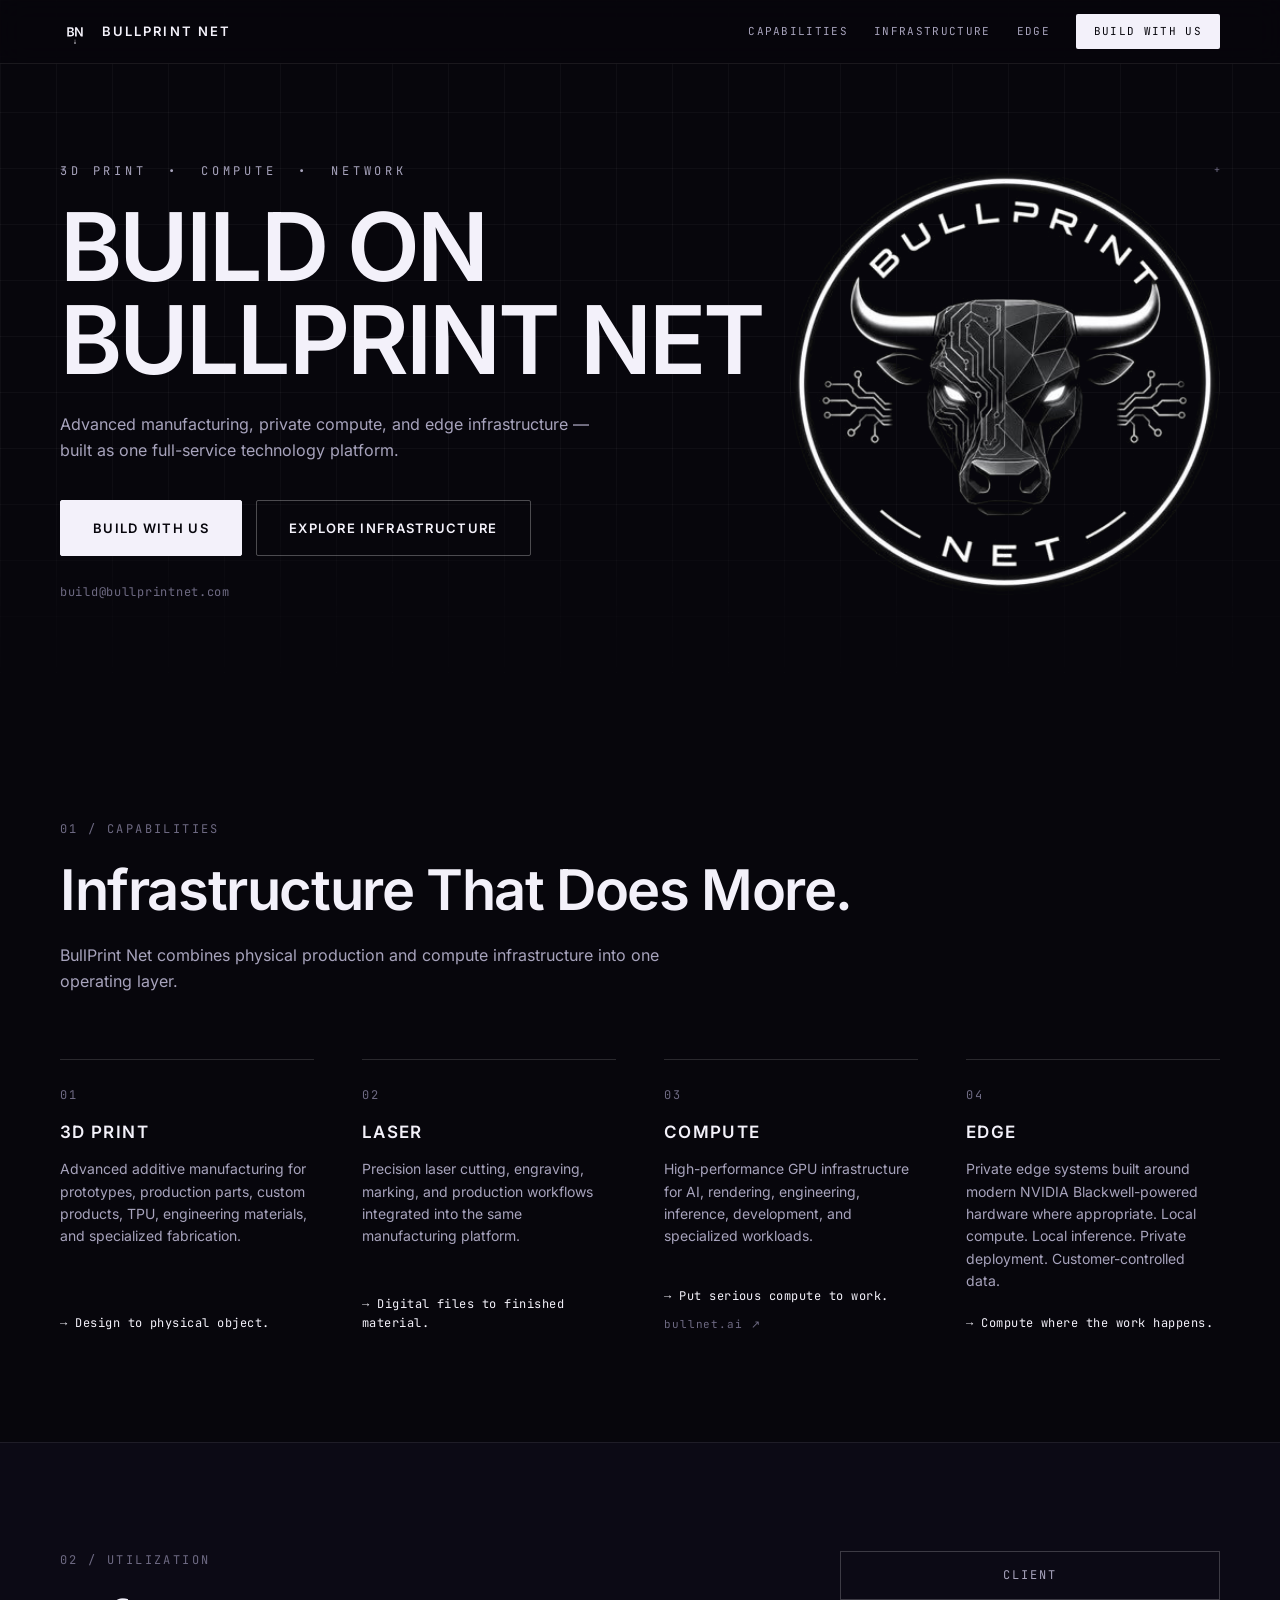
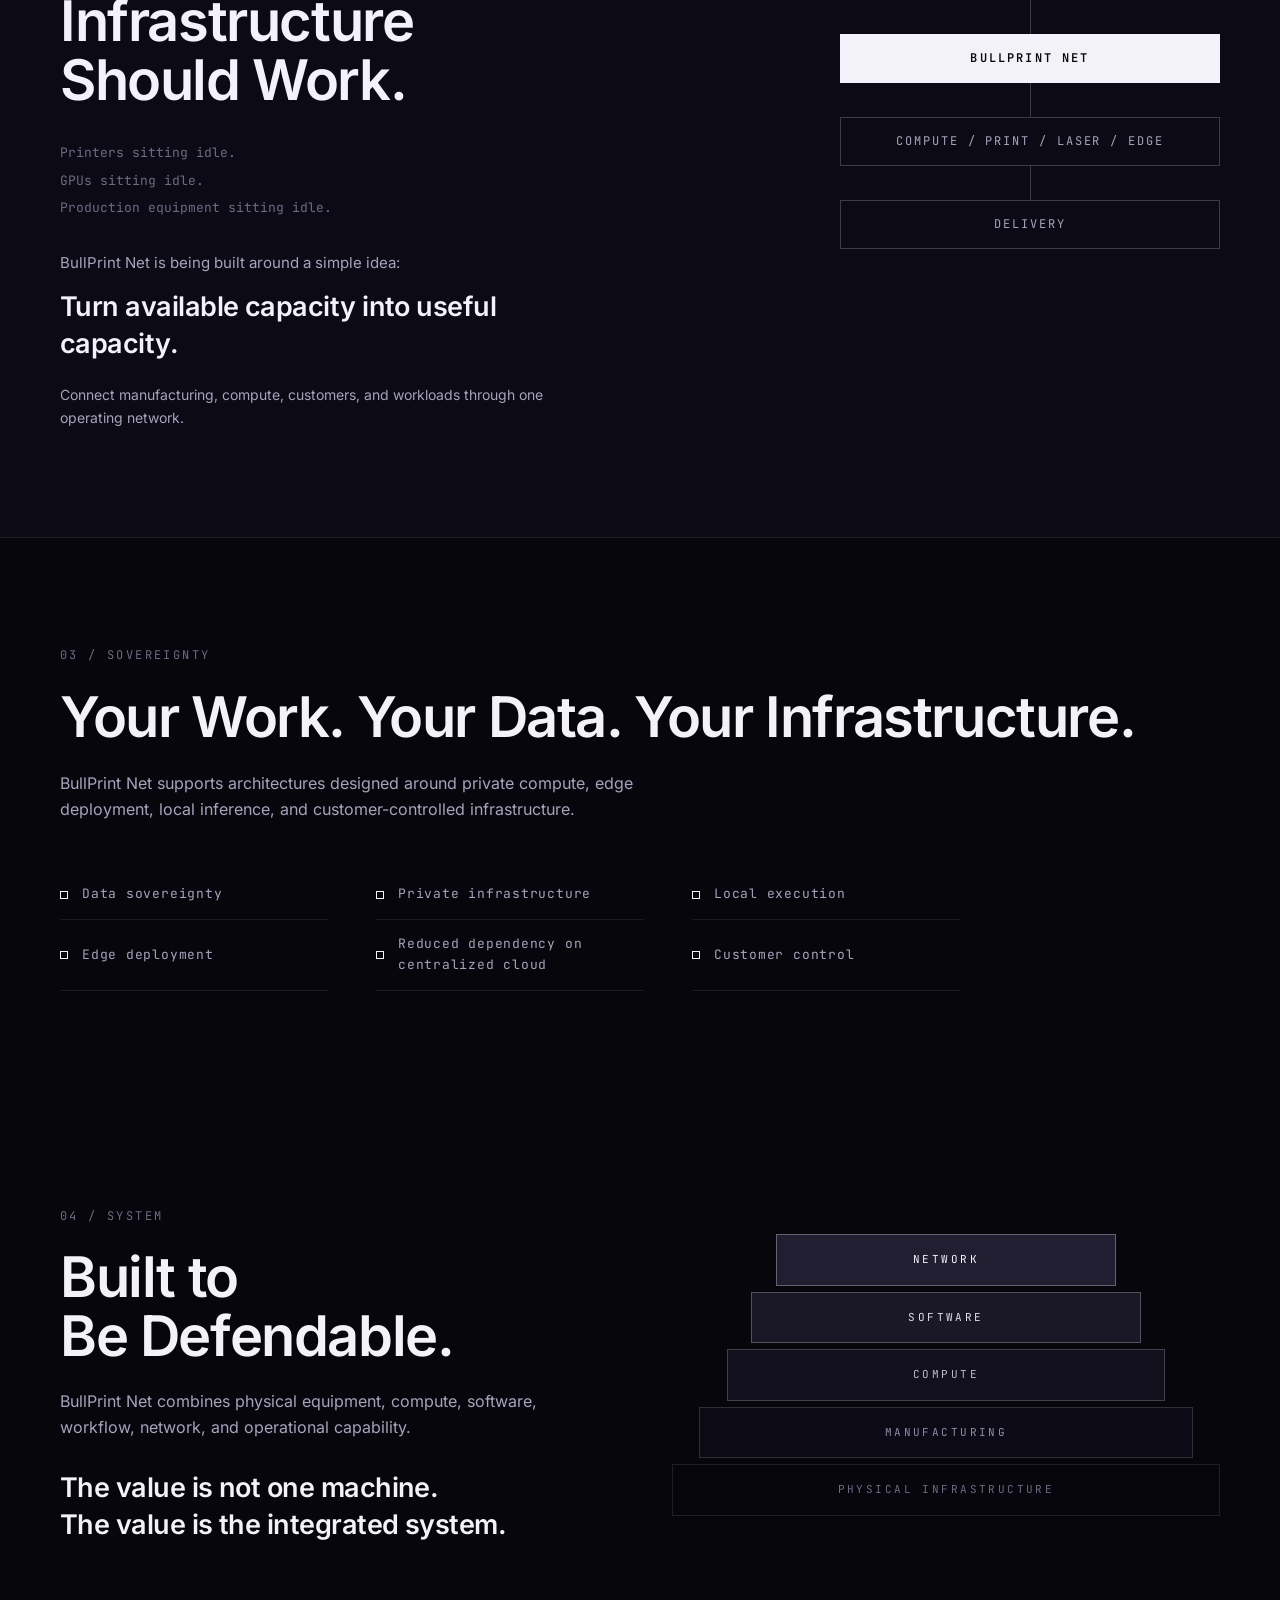
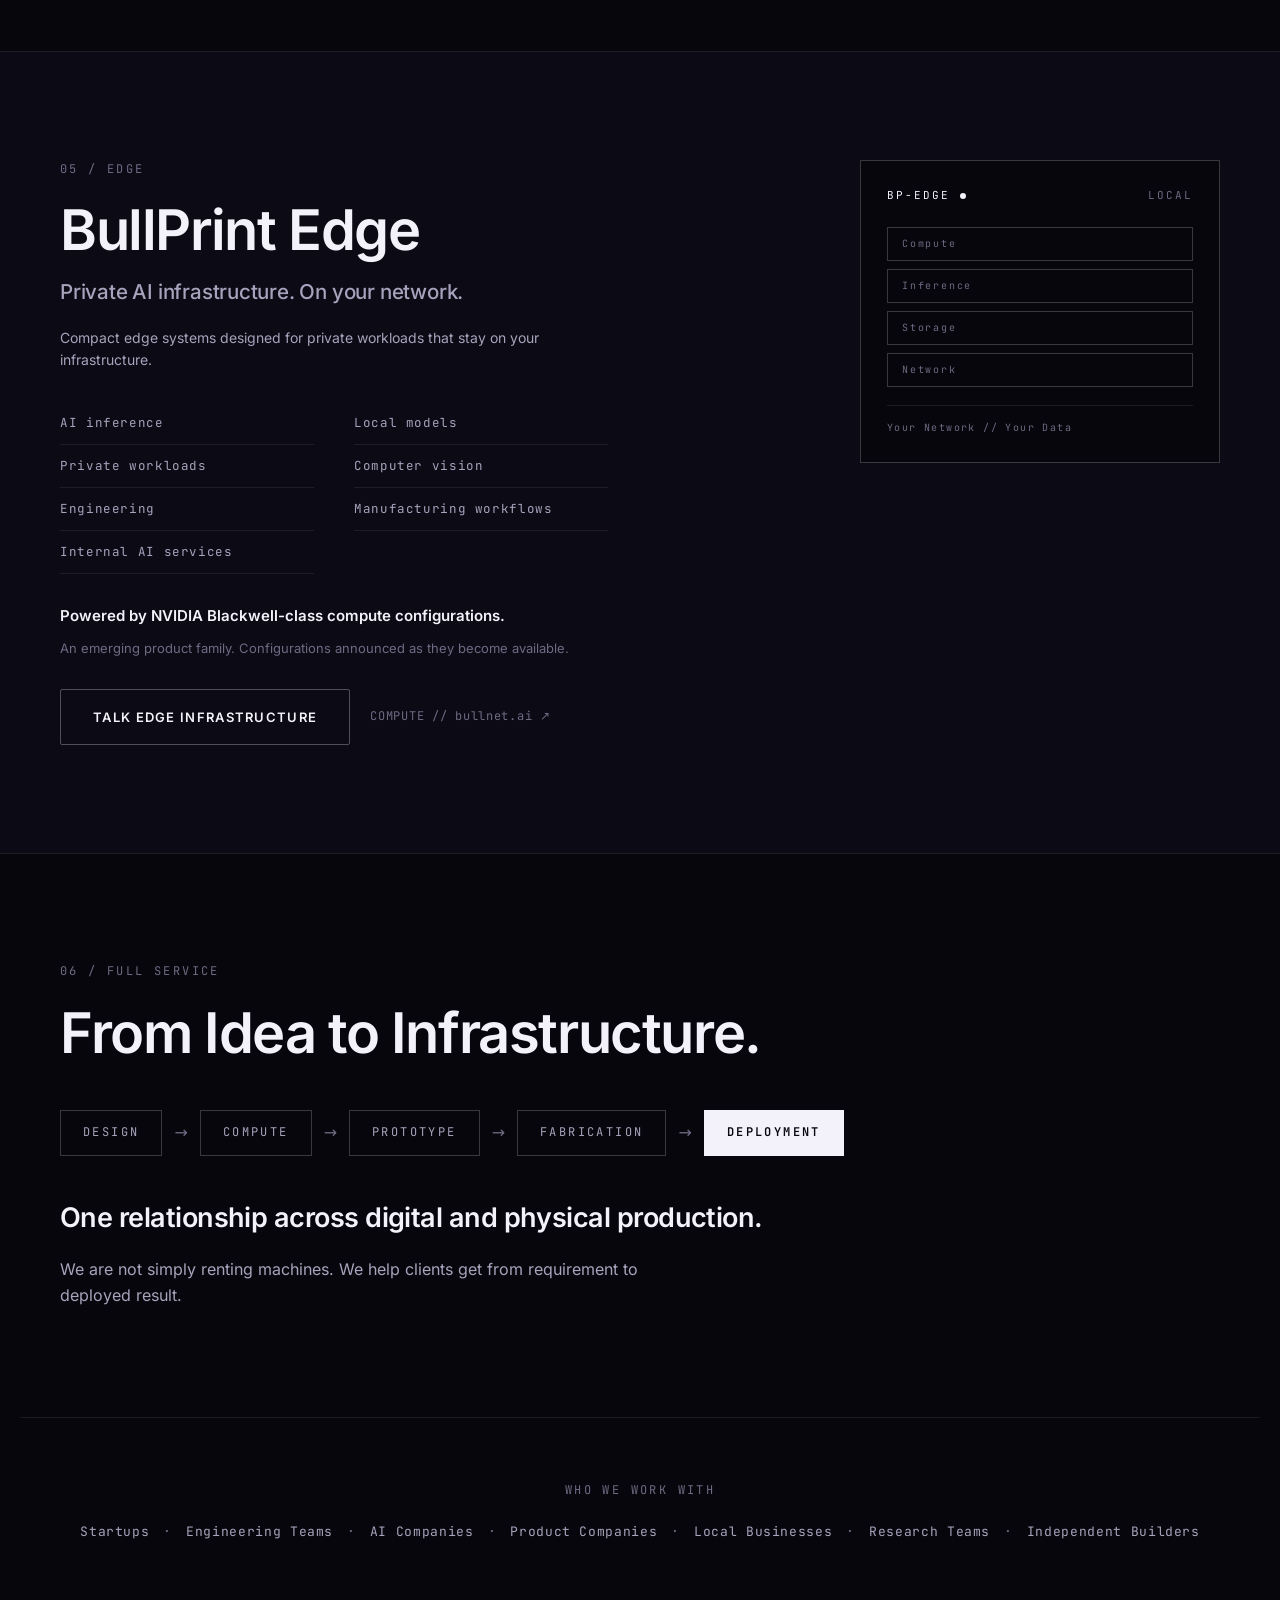
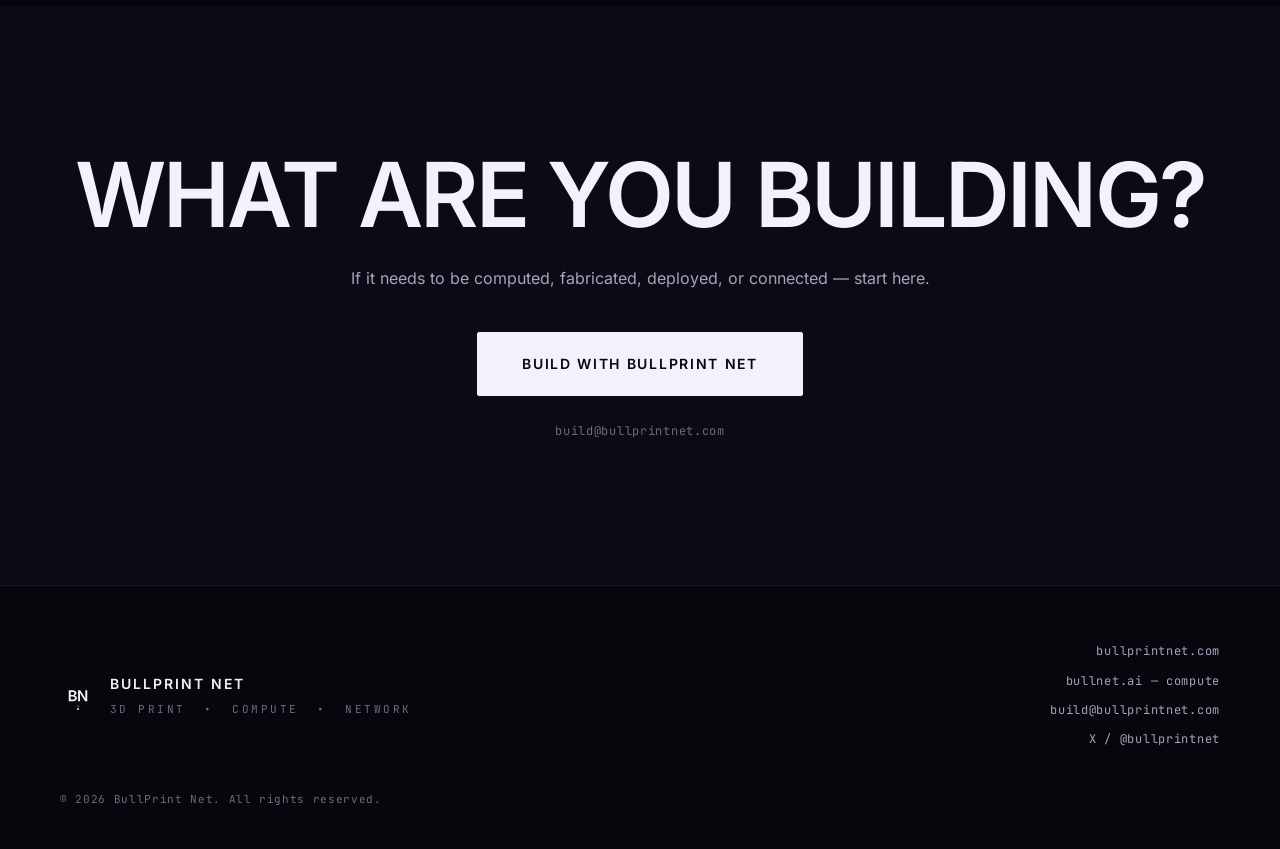
<file: index.html>
<!doctype html>
<html lang="en">
<head>
<meta charset="utf-8">
<meta name="viewport" content="width=device-width, initial-scale=1">
<title>BullPrint Net — 3D PRINT&nbsp;&nbsp;•&nbsp;&nbsp;COMPUTE&nbsp;&nbsp;•&nbsp;&nbsp;NETWORK</title>
<meta name="description" content="BullPrint Net combines advanced manufacturing, GPU compute, edge infrastructure, and a network layer into one full-service technology platform.">
<link rel="canonical" href="https://bullprintnet.com/">
<meta name="theme-color" content="#07060C">
<meta property="og:locale" content="en_US">
<meta property="og:type" content="website">
<meta property="og:site_name" content="BullPrint Net">
<meta property="og:title" content="BullPrint Net — Build on BullPrint Net">
<meta property="og:description" content="Advanced manufacturing, private compute, and edge infrastructure — built as one full-service technology platform.">
<meta property="og:url" content="https://bullprintnet.com/">
<meta property="og:image" content="https://bullprintnet.com/assets/og-banner.png">
<meta property="og:image:width" content="1804">
<meta property="og:image:height" content="950">
<meta property="og:image:alt" content="BullPrint Net — 3D Print, Compute, Network">
<meta name="twitter:card" content="summary_large_image">
<meta name="twitter:title" content="BullPrint Net — Build on BullPrint Net">
<meta name="twitter:description" content="Advanced manufacturing, private compute, and edge infrastructure — built as one full-service technology platform.">
<meta name="twitter:image" content="https://bullprintnet.com/assets/og-banner.png">
<link rel="icon" href="/favicon.ico" sizes="32x32">
<link rel="icon" href="/assets/brand/favicon-tile.svg" type="image/svg+xml">
<link rel="apple-touch-icon" href="/assets/apple-touch-icon.png">
<link rel="manifest" href="/site.webmanifest">
<script type="application/ld+json">
{
 "@context": "https://schema.org",
 "@graph": [
  {
   "@type": "Organization",
   "@id": "https://bullprintnet.com/#organization",
   "name": "BullPrint Net",
   "alternateName": "BullPrint Net",
   "url": "https://bullprintnet.com/",
   "logo": {
    "@type": "ImageObject",
    "url": "https://bullprintnet.com/assets/bullprintnetlogo.jpg",
    "width": 400,
    "height": 400
   },
   "image": "https://bullprintnet.com/assets/og-banner.png",
   "description": "BullPrint Net combines advanced manufacturing, GPU compute, edge infrastructure, and a network layer into one full-service technology platform.",
   "slogan": "3D Print • Compute • Network",
   "email": "build@bullprintnet.com",
   "sameAs": [
    "https://x.com/bullprintnet",
    "https://bullnet.ai/"
   ],
   "knowsAbout": [
    "Additive manufacturing",
    "3D printing",
    "TPU printing",
    "Laser cutting",
    "Laser engraving",
    "GPU compute",
    "AI inference",
    "Edge computing",
    "Private infrastructure",
    "Data sovereignty"
   ],
   "contactPoint": {
    "@type": "ContactPoint",
    "email": "build@bullprintnet.com",
    "contactType": "sales",
    "availableLanguage": "English"
   },
   "hasOfferCatalog": {
    "@type": "OfferCatalog",
    "name": "Capabilities",
    "itemListElement": [
     {
      "@type": "Offer",
      "itemOffered": {
       "@type": "Service",
       "name": "3D Print",
       "description": "Advanced additive manufacturing for prototypes, production parts, custom products, TPU, engineering materials, and specialized fabrication.",
       "provider": {
        "@id": "https://bullprintnet.com/#organization"
       },
       "serviceType": "3D Print"
      }
     },
     {
      "@type": "Offer",
      "itemOffered": {
       "@type": "Service",
       "name": "Laser",
       "description": "Precision laser cutting, engraving, marking, and production workflows integrated into the same manufacturing platform.",
       "provider": {
        "@id": "https://bullprintnet.com/#organization"
       },
       "serviceType": "Laser"
      }
     },
     {
      "@type": "Offer",
      "itemOffered": {
       "@type": "Service",
       "name": "Compute",
       "description": "High-performance GPU infrastructure for AI, rendering, engineering, inference, development, and specialized workloads.",
       "provider": {
        "@id": "https://bullprintnet.com/#organization"
       },
       "serviceType": "Compute"
      }
     },
     {
      "@type": "Offer",
      "itemOffered": {
       "@type": "Service",
       "name": "Edge",
       "description": "Private edge systems built around modern NVIDIA Blackwell-powered hardware where appropriate. Local compute. Local inference. Private deployment. Customer-controlled data.",
       "provider": {
        "@id": "https://bullprintnet.com/#organization"
       },
       "serviceType": "Edge"
      }
     }
    ]
   }
  },
  {
   "@type": "WebSite",
   "@id": "https://bullprintnet.com/#website",
   "url": "https://bullprintnet.com/",
   "name": "BullPrint Net",
   "publisher": {
    "@id": "https://bullprintnet.com/#organization"
   },
   "inLanguage": "en"
  },
  {
   "@type": "WebPage",
   "@id": "https://bullprintnet.com/#webpage",
   "url": "https://bullprintnet.com/",
   "name": "BullPrint Net — 3D Print • Compute • Network",
   "isPartOf": {
    "@id": "https://bullprintnet.com/#website"
   },
   "about": {
    "@id": "https://bullprintnet.com/#organization"
   },
   "inLanguage": "en",
   "primaryImageOfPage": "https://bullprintnet.com/assets/og-banner.png"
  }
 ]
}
</script>
<link rel="stylesheet" href="/fonts/fonts.css">
<link rel="stylesheet" href="/styles.css">
</head>
<body>

<header class="nav">
  <div class="nav__in">
    <a class="nav__brand" href="#top">
      <img src="/assets/brand/bn-monogram-on-dark.svg" alt="" width="30" height="30">
      <span>BULLPRINT NET</span>
    </a>
    <nav class="nav__links">
      <a href="#capabilities">Capabilities</a>
      <a href="#infrastructure">Infrastructure</a>
      <a href="#edge">Edge</a>
      <a class="nav__cta" href="#build">Build With Us</a>
    </nav>
  </div>
</header>

<main id="top">

  <!-- ------------------------------------------------------------- hero -->
  <section class="hero">
    <div class="hero__grid" aria-hidden="true"></div>
    <div class="wrap" style="position:relative">
      <span class="reg reg--l" aria-hidden="true">+</span>
      <span class="reg reg--r" aria-hidden="true">+</span>
      <div class="hero__in reveal">
        <div class="hero__left">
          <p class="kicker">3D PRINT&nbsp;&nbsp;•&nbsp;&nbsp;COMPUTE&nbsp;&nbsp;•&nbsp;&nbsp;NETWORK</p>
          <h1>BUILD ON BULLPRINT&nbsp;NET</h1>
          <p class="lede">Advanced manufacturing, private compute, and edge infrastructure — built as one full-service technology platform.</p>
          <div class="hero__cta">
            <a class="btn btn--solid" href="mailto:build@bullprintnet.com?subject=Build%20With%20BullPrint%20Net">Build With Us</a>
            <a class="btn btn--out" href="#infrastructure">Explore Infrastructure</a>
          </div>
          <a class="monolink" href="mailto:build@bullprintnet.com">build@bullprintnet.com</a>
        </div>
        <div class="hero__right">
          <img src="/assets/bullprintnetlogo.jpg" alt="BullPrint Net" width="430" height="430" fetchpriority="high">
        </div>
      </div>
    </div>
  </section>

  <!-- ----------------------------------------------------- capabilities -->
  <section class="section" id="capabilities">
    <div class="wrap reveal">
      <p class="eyebrow">01 / Capabilities</p>
      <h2>Infrastructure That Does&nbsp;More.</h2>
      <p class="lede" style="margin-top:22px">BullPrint Net combines physical production and compute infrastructure into one operating layer.</p>

      <div class="cols">
        <article class="col">
          <span class="col__no">01</span>
          <h3 class="col__name">3D PRINT</h3>
          <p class="col__body">Advanced additive manufacturing for prototypes, production parts, custom products, TPU, engineering materials, and specialized fabrication.</p>
          <p class="col__foot">→ Design to physical object.</p>
        </article>
        <article class="col">
          <span class="col__no">02</span>
          <h3 class="col__name">LASER</h3>
          <p class="col__body">Precision laser cutting, engraving, marking, and production workflows integrated into the same manufacturing platform.</p>
          <p class="col__foot">→ Digital files to finished material.</p>
        </article>
        <article class="col">
          <span class="col__no">03</span>
          <h3 class="col__name">COMPUTE</h3>
          <p class="col__body">High-performance GPU infrastructure for AI, rendering, engineering, inference, development, and specialized workloads.</p>
          <p class="col__foot">→ Put serious compute to work.
            <a class="col__link" href="https://bullnet.ai">bullnet.ai ↗</a>
          </p>
        </article>
        <article class="col">
          <span class="col__no">04</span>
          <h3 class="col__name">EDGE</h3>
          <p class="col__body">Private edge systems built around modern NVIDIA Blackwell-powered hardware where appropriate. Local compute. Local inference. Private deployment. Customer-controlled data.</p>
          <p class="col__foot">→ Compute where the work happens.</p>
        </article>
      </div>
    </div>
  </section>

  <!-- ------------------------------------------------------ utilization -->
  <section class="section section--alt" id="infrastructure">
    <div class="wrap reveal">
      <div class="split">
        <div>
          <p class="eyebrow">02 / Utilization</p>
          <h2>Infrastructure Should&nbsp;Work.</h2>
          <p class="idle">Printers sitting idle.<br>GPUs sitting idle.<br>Production equipment sitting idle.</p>
          <p class="lead-in">BullPrint Net is being built around a simple idea:</p>
          <p class="statement">Turn available capacity into useful capacity.</p>
          <p class="small" style="margin-top:22px;max-width:520px">Connect manufacturing, compute, customers, and workloads through one operating network.</p>
        </div>
        <div>
          <div class="flow">
            <div class="flow__box">Client</div>
            <div class="flow__link" aria-hidden="true"></div>
            <div class="flow__box flow__box--on">BullPrint Net</div>
            <div class="flow__link" aria-hidden="true"></div>
            <div class="flow__box">Compute / Print / Laser / Edge</div>
            <div class="flow__link" aria-hidden="true"></div>
            <div class="flow__box">Delivery</div>
          </div>
        </div>
      </div>
    </div>
  </section>

  <!-- ------------------------------------------------------ sovereignty -->
  <section class="section">
    <div class="wrap reveal">
      <p class="eyebrow">03 / Sovereignty</p>
      <h2 class="h2--tall">Your Work. Your Data. Your&nbsp;Infrastructure.</h2>
      <p class="lede" style="margin-top:22px">BullPrint Net supports architectures designed around private compute, edge deployment, local inference, and customer-controlled infrastructure.</p>
      <ul class="marks">
        <li><i aria-hidden="true"></i><span>Data sovereignty</span></li>
        <li><i aria-hidden="true"></i><span>Private infrastructure</span></li>
        <li><i aria-hidden="true"></i><span>Local execution</span></li>
        <li><i aria-hidden="true"></i><span>Edge deployment</span></li>
        <li><i aria-hidden="true"></i><span>Reduced dependency on centralized cloud</span></li>
        <li><i aria-hidden="true"></i><span>Customer control</span></li>
      </ul>
    </div>
  </section>

  <!-- ----------------------------------------------------------- system -->
  <section class="section">
    <div class="wrap reveal">
      <div class="split split--center">
        <div>
          <p class="eyebrow">04 / System</p>
          <h2>Built to Be&nbsp;Defendable.</h2>
          <p class="lede" style="margin-top:22px">BullPrint Net combines physical equipment, compute, software, workflow, network, and operational capability.</p>
          <p class="statement" style="margin-top:30px">The value is not one machine.<br>The value is the integrated system.</p>
        </div>
        <div>
          <div class="stack">
            <div>Network</div>
            <div>Software</div>
            <div>Compute</div>
            <div>Manufacturing</div>
            <div>Physical Infrastructure</div>
          </div>
        </div>
      </div>
    </div>
  </section>

  <!-- ------------------------------------------------------------- edge -->
  <section class="section section--alt" id="edge">
    <div class="wrap reveal">
      <div class="split">
        <div>
          <p class="eyebrow">05 / Edge</p>
          <h2>BullPrint Edge</h2>
          <p class="edge__sub">Private AI infrastructure. On your network.</p>
          <p class="small" style="max-width:520px">Compact edge systems designed for private workloads that stay on your infrastructure.</p>
          <ul class="edge__list">
            <li>AI inference</li>
            <li>Local models</li>
            <li>Private workloads</li>
            <li>Computer vision</li>
            <li>Engineering</li>
            <li>Manufacturing workflows</li>
            <li>Internal AI services</li>
          </ul>
          <p class="edge__pow">Powered by NVIDIA Blackwell-class compute configurations.</p>
          <p class="edge__note">An emerging product family. Configurations announced as they become available.</p>
          <div class="edge__cta">
            <a class="btn btn--out" href="mailto:build@bullprintnet.com?subject=Edge%20Infrastructure">Talk Edge Infrastructure</a>
            <a class="monolink" href="https://bullnet.ai">COMPUTE // bullnet.ai ↗</a>
          </div>
        </div>
        <div>
          <div class="chassis">
            <div class="chassis__hd">
              <span>BP-EDGE</span>
              <span class="dot" aria-hidden="true"></span>
              <span class="sp">LOCAL</span>
            </div>
            <div class="chassis__slot">Compute</div>
            <div class="chassis__slot">Inference</div>
            <div class="chassis__slot">Storage</div>
            <div class="chassis__slot">Network</div>
            <div class="chassis__ft">Your Network // Your Data</div>
          </div>
        </div>
      </div>
    </div>
  </section>

  <!-- ----------------------------------------------------- full service -->
  <section class="section">
    <div class="wrap reveal">
      <p class="eyebrow">06 / Full Service</p>
      <h2>From Idea to&nbsp;Infrastructure.</h2>
      <div class="pipe">
        <span>Design</span><em aria-hidden="true">→</em>
        <span>Compute</span><em aria-hidden="true">→</em>
        <span>Prototype</span><em aria-hidden="true">→</em>
        <span>Fabrication</span><em aria-hidden="true">→</em>
        <span class="on">Deployment</span>
      </div>
      <p class="statement">One relationship across digital and physical production.</p>
      <p class="lede" style="margin-top:20px">We are not simply renting machines. We help clients get from requirement to deployed result.</p>
    </div>
  </section>

  <!-- --------------------------------------------------- who we work with -->
  <section class="wrap who reveal">
    <p class="eyebrow" style="margin-bottom:0">Who We Work With</p>
    <ul>
      <li>Startups</li><li>Engineering Teams</li><li>AI Companies</li>
      <li>Product Companies</li><li>Local Businesses</li><li>Research Teams</li>
      <li>Independent Builders</li>
    </ul>
  </section>

  <!-- -------------------------------------------------------- final cta -->
  <section class="final" id="build">
    <div class="wrap reveal">
      <h2>WHAT ARE YOU BUILDING?</h2>
      <p class="lede" style="margin-left:auto;margin-right:auto">If it needs to be computed, fabricated, deployed, or connected — start here.</p>
      <a class="btn btn--solid btn--lg" href="mailto:build@bullprintnet.com?subject=Build%20With%20BullPrint%20Net">Build With BullPrint Net</a>
      <a class="monolink" href="mailto:build@bullprintnet.com">build@bullprintnet.com</a>
    </div>
  </section>

</main>

<footer class="foot">
  <div class="wrap">
    <div class="foot__in">
      <div class="foot__brand">
        <img src="/assets/brand/bn-monogram-on-dark.svg" alt="" width="36" height="36">
        <div>
          <div class="foot__name">BULLPRINT NET</div>
          <div class="foot__tag">3D PRINT&nbsp;&nbsp;•&nbsp;&nbsp;COMPUTE&nbsp;&nbsp;•&nbsp;&nbsp;NETWORK</div>
        </div>
      </div>
      <div class="foot__links">
        <a href="https://bullprintnet.com">bullprintnet.com</a>
        <a href="https://bullnet.ai">bullnet.ai — compute</a>
        <a href="mailto:build@bullprintnet.com">build@bullprintnet.com</a>
        <a href="https://x.com/bullprintnet" rel="me">X / @bullprintnet</a>
      </div>
    </div>
    <p class="foot__legal">© 2026 BullPrint Net. All rights reserved.</p>
  </div>
</footer>

<script src="/reveal.js" defer></script>
</body>
</html>
</file>
<file: fonts/fonts.css>
/* Self-hosted. No external font host, by design: this page's own copy is about
   reduced dependency on centralized cloud, and a Google Fonts request would be
   the one third-party call on it. Same typefaces, same weights, same origin —
   which is what lets _headers set font-src 'self' with no exceptions.

   Inter — @fontsource, SIL Open Font License 1.1.
   JetBrains Mono — SIL Open Font License 1.1, the same files already serving
   bullprintlab.com. */

@font-face{font-family:Inter;font-style:normal;font-weight:400;font-display:swap;src:url(./inter-latin-ext-400.woff2) format('woff2');unicode-range:U+0100-02BA,U+02BD-02C5,U+02C7-02CC,U+02CE-02D7,U+02DD-02FF,U+0304,U+0308,U+0329,U+1D00-1DBF,U+1E00-1E9F,U+1EF2-1EFF,U+2020,U+20A0-20AB,U+20AD-20C0,U+2113,U+2C60-2C7F,U+A720-A7FF}
@font-face{font-family:Inter;font-style:normal;font-weight:400;font-display:swap;src:url(./inter-latin-400.woff2) format('woff2');unicode-range:U+0000-00FF,U+0131,U+0152-0153,U+02BB-02BC,U+02C6,U+02DA,U+02DC,U+0304,U+0308,U+0329,U+2000-206F,U+20AC,U+2122,U+2191,U+2193,U+2212,U+2215,U+FEFF,U+FFFD}
@font-face{font-family:Inter;font-style:normal;font-weight:500;font-display:swap;src:url(./inter-latin-ext-500.woff2) format('woff2');unicode-range:U+0100-02BA,U+02BD-02C5,U+02C7-02CC,U+02CE-02D7,U+02DD-02FF,U+0304,U+0308,U+0329,U+1D00-1DBF,U+1E00-1E9F,U+1EF2-1EFF,U+2020,U+20A0-20AB,U+20AD-20C0,U+2113,U+2C60-2C7F,U+A720-A7FF}
@font-face{font-family:Inter;font-style:normal;font-weight:500;font-display:swap;src:url(./inter-latin-500.woff2) format('woff2');unicode-range:U+0000-00FF,U+0131,U+0152-0153,U+02BB-02BC,U+02C6,U+02DA,U+02DC,U+0304,U+0308,U+0329,U+2000-206F,U+20AC,U+2122,U+2191,U+2193,U+2212,U+2215,U+FEFF,U+FFFD}
@font-face{font-family:Inter;font-style:normal;font-weight:600;font-display:swap;src:url(./inter-latin-ext-600.woff2) format('woff2');unicode-range:U+0100-02BA,U+02BD-02C5,U+02C7-02CC,U+02CE-02D7,U+02DD-02FF,U+0304,U+0308,U+0329,U+1D00-1DBF,U+1E00-1E9F,U+1EF2-1EFF,U+2020,U+20A0-20AB,U+20AD-20C0,U+2113,U+2C60-2C7F,U+A720-A7FF}
@font-face{font-family:Inter;font-style:normal;font-weight:600;font-display:swap;src:url(./inter-latin-600.woff2) format('woff2');unicode-range:U+0000-00FF,U+0131,U+0152-0153,U+02BB-02BC,U+02C6,U+02DA,U+02DC,U+0304,U+0308,U+0329,U+2000-206F,U+20AC,U+2122,U+2191,U+2193,U+2212,U+2215,U+FEFF,U+FFFD}
@font-face{font-family:Inter;font-style:normal;font-weight:700;font-display:swap;src:url(./inter-latin-ext-700.woff2) format('woff2');unicode-range:U+0100-02BA,U+02BD-02C5,U+02C7-02CC,U+02CE-02D7,U+02DD-02FF,U+0304,U+0308,U+0329,U+1D00-1DBF,U+1E00-1E9F,U+1EF2-1EFF,U+2020,U+20A0-20AB,U+20AD-20C0,U+2113,U+2C60-2C7F,U+A720-A7FF}
@font-face{font-family:Inter;font-style:normal;font-weight:700;font-display:swap;src:url(./inter-latin-700.woff2) format('woff2');unicode-range:U+0000-00FF,U+0131,U+0152-0153,U+02BB-02BC,U+02C6,U+02DA,U+02DC,U+0304,U+0308,U+0329,U+2000-206F,U+20AC,U+2122,U+2191,U+2193,U+2212,U+2215,U+FEFF,U+FFFD}

/* JetBrains Mono ships as one variable file per subset; the weight range is
   declared once rather than repeated per weight. */
@font-face{font-family:'JetBrains Mono';font-style:normal;font-weight:400 800;font-display:swap;src:url(./jetbrainsmono-latin-ext.woff2) format('woff2');unicode-range:U+0100-02BA,U+02BD-02C5,U+02C7-02CC,U+02CE-02D7,U+02DD-02FF,U+0304,U+0308,U+0329,U+1D00-1DBF,U+1E00-1E9F,U+1EF2-1EFF,U+2020,U+20A0-20AB,U+20AD-20C0,U+2113,U+2C60-2C7F,U+A720-A7FF}
@font-face{font-family:'JetBrains Mono';font-style:normal;font-weight:400 800;font-display:swap;src:url(./jetbrainsmono-latin.woff2) format('woff2');unicode-range:U+0000-00FF,U+0131,U+0152-0153,U+02BB-02BC,U+02C6,U+02DA,U+02DC,U+0304,U+0308,U+0329,U+2000-206F,U+20AC,U+2122,U+2191,U+2193,U+2212,U+2215,U+FEFF,U+FFFD}
</file>
<file: styles.css>
/* BullPrint Net — bullprintnet.com
   Tokens taken verbatim from design_handoff_bullprint_net/README.md.
   Dark monochrome graphite. No gradients, no shadows anywhere: elevation is
   carried by hairlines and background steps only. */

:root{
  --bg:#07060C;
  --bg-alt:#0C0A15;
  --fg-1:#F3F1FA;
  --fg-2:#A7A3BC;
  --fg-3:#6E6A83;

  --hair:rgba(255,255,255,.08);      /* default rule */
  --hair-in:rgba(255,255,255,.14);   /* interior dividers */
  --hair-box:rgba(255,255,255,.20);  /* box outlines */
  --hair-btn:rgba(255,255,255,.28);  /* outline buttons */

  --step-1:#221E31; --step-2:#1A1727; --step-3:#12101C; --step-4:#0C0A15;

  --wrap:1240px;
  --pad:clamp(20px,4vw,40px);
  --sec:clamp(88px,12vh,150px);

  --mono:'JetBrains Mono',ui-monospace,SFMono-Regular,Menlo,monospace;
  --sans:Inter,system-ui,-apple-system,Segoe UI,sans-serif;
}

*,*::before,*::after{box-sizing:border-box}

html{scroll-behavior:smooth;scroll-padding-top:88px}
body{
  margin:0;background:var(--bg);color:var(--fg-1);
  font-family:var(--sans);font-size:16px;line-height:1.6;
  -webkit-font-smoothing:antialiased;text-rendering:optimizeLegibility;
  overflow-x:hidden;
}
a{color:var(--fg-1);text-decoration:none}
img{max-width:100%;height:auto;display:block}
::selection{background:var(--fg-1);color:var(--bg)}

/* Square and technical: radius lives on buttons only, and on the round logo. */
h1,h2,h3,p,ul,ol,figure{margin:0}
ul{list-style:none;padding:0}

.wrap{max-width:var(--wrap);margin:0 auto;padding-left:var(--pad);padding-right:var(--pad)}
.section{padding-top:var(--sec);padding-bottom:var(--sec)}
.section--alt{background:var(--bg-alt);border-top:1px solid var(--hair);border-bottom:1px solid var(--hair)}

.mono{font-family:var(--mono);text-transform:uppercase}
.kicker{font-family:var(--mono);font-size:12px;letter-spacing:.32em;color:var(--fg-2);text-transform:uppercase}
.eyebrow{font-family:var(--mono);font-size:12px;letter-spacing:.2em;color:var(--fg-3);text-transform:uppercase;margin-bottom:22px}

h1{font-size:clamp(52px,7.4vw,104px);line-height:.98;font-weight:600;letter-spacing:-.03em;text-wrap:balance}
h2{font-size:clamp(34px,4.4vw,56px);line-height:1.05;font-weight:600;letter-spacing:-.025em}
/* One heading runs three sentences and needs the extra leading. */
.h2--tall{line-height:1.08}
.statement{font-size:clamp(20px,2.3vw,27px);line-height:1.35;font-weight:600;letter-spacing:-.02em}
.lede{color:var(--fg-2);font-size:16px;line-height:1.65;max-width:640px}
.small{font-size:14px;line-height:1.6;color:var(--fg-2)}

/* ---------------------------------------------------------------- buttons */
.btn{
  display:inline-block;border-radius:2px;font-family:var(--sans);
  font-size:13px;font-weight:600;letter-spacing:.1em;text-transform:uppercase;
  padding:17px 32px;transition:color .2s,background-color .2s,border-color .2s;
}
.btn--solid{background:var(--fg-1);color:var(--bg);border:1px solid var(--fg-1)}
.btn--solid:hover{background:#fff;border-color:#fff;color:var(--bg)}
.btn--out{border:1px solid var(--hair-btn);color:var(--fg-1);background:none}
.btn--out:hover{border-color:var(--fg-1)}
.btn--lg{padding:20px 44px;font-size:14px;letter-spacing:.12em}

.monolink{font-family:var(--mono);font-size:12px;color:var(--fg-3);letter-spacing:.06em;transition:color .2s}
.monolink:hover{color:var(--fg-1)}

/* -------------------------------------------------------------------- nav */
.nav{
  position:fixed;top:0;left:0;right:0;height:64px;z-index:50;
  background:rgba(7,6,12,.82);backdrop-filter:blur(14px);-webkit-backdrop-filter:blur(14px);
  border-bottom:1px solid var(--hair);
}
.nav__in{max-width:var(--wrap);margin:0 auto;height:100%;padding:0 var(--pad);
  display:flex;align-items:center;justify-content:space-between;gap:20px}
.nav__brand{display:flex;align-items:center;gap:12px}
.nav__brand img{width:30px;height:30px}
.nav__brand span{font-weight:600;font-size:13px;letter-spacing:.16em}
.nav__links{display:flex;align-items:center;gap:26px}
.nav__links a{font-family:var(--mono);font-size:11px;letter-spacing:.12em;color:var(--fg-2);
  text-transform:uppercase;transition:color .2s}
.nav__links a:hover{color:var(--fg-1)}
.nav__cta{background:var(--fg-1);color:var(--bg)!important;padding:9px 18px;border-radius:2px}
.nav__cta:hover{color:var(--bg)!important}
@media(max-width:760px){.nav__links a:not(.nav__cta){display:none}}

/* ------------------------------------------------------------------- hero */
.hero{position:relative;padding-top:clamp(140px,18vh,200px);padding-bottom:var(--sec)}
/* 56px hairline grid, drawn in CSS — no image request */
.hero__grid{
  position:absolute;inset:0;pointer-events:none;
  background-image:
    linear-gradient(to right,rgba(255,255,255,.035) 1px,transparent 1px),
    linear-gradient(to bottom,rgba(255,255,255,.035) 1px,transparent 1px);
  background-size:56px 56px;
  -webkit-mask-image:linear-gradient(to bottom,#000 0%,#000 62%,transparent 100%);
  mask-image:linear-gradient(to bottom,#000 0%,#000 62%,transparent 100%);
}
.hero__in{position:relative;display:flex;flex-wrap:wrap;gap:56px;align-items:center}
.hero__left{flex:1 1 440px;min-width:0}
.hero__right{flex:0 1 430px;display:flex;justify-content:flex-end}
.hero__right img{width:min(100%,430px);border-radius:50%;mix-blend-mode:lighten}
.hero h1{margin:20px 0 24px}
.hero .lede{max-width:560px}
.hero__cta{display:flex;flex-wrap:wrap;gap:14px;margin:36px 0 22px}
.reg{position:absolute;top:0;font-family:var(--mono);font-size:10px;color:var(--fg-3);pointer-events:none}
.reg--l{left:var(--pad)}
.reg--r{right:var(--pad)}

/* ----------------------------------------------------------- capabilities */
.cols{display:grid;grid-template-columns:repeat(auto-fit,minmax(240px,1fr));gap:48px;margin-top:64px}
.col{display:flex;flex-direction:column;border-top:1px solid var(--hair-in);padding-top:26px}
.col__no{font-family:var(--mono);font-size:12px;color:var(--fg-3);letter-spacing:.14em}
.col__name{font-size:17px;font-weight:600;letter-spacing:.08em;margin:14px 0 12px}
.col__body{font-size:14px;line-height:1.6;color:var(--fg-2)}
.col__foot{font-family:var(--mono);font-size:12px;color:var(--fg-1);margin-top:auto;padding-top:22px;letter-spacing:.04em}
.col__link{display:block;font-family:var(--mono);font-size:11px;color:var(--fg-3);margin-top:10px;letter-spacing:.08em;transition:color .2s}
.col__link:hover{color:var(--fg-1)}

/* ------------------------------------------------------------ two-column */
.split{display:flex;flex-wrap:wrap;gap:64px;align-items:flex-start}
.split>*{flex:1 1 380px;min-width:0}
.split--center{align-items:center}

.idle{font-family:var(--mono);font-size:13px;line-height:2.1;color:var(--fg-3);margin:30px 0}
.lead-in{color:var(--fg-2);font-size:15px;margin-bottom:14px}

/* flow diagram */
.flow{max-width:380px;margin-left:auto}
.flow__box{border:1px solid var(--hair-box);padding:14px 18px;text-align:center;
  font-family:var(--mono);font-size:12px;letter-spacing:.16em;color:var(--fg-2);text-transform:uppercase}
.flow__box--on{background:var(--fg-1);color:var(--bg);border-color:var(--fg-1);font-weight:600;letter-spacing:.18em}
.flow__link{width:1px;height:34px;background:var(--hair-box);margin:0 auto}

/* ------------------------------------------------------------ sovereignty */
.marks{display:grid;grid-template-columns:repeat(auto-fit,minmax(240px,1fr));gap:0 48px;max-width:900px;margin-top:48px}
.marks li{display:flex;align-items:center;gap:14px;padding:14px 0;border-bottom:1px solid var(--hair)}
.marks i{width:8px;height:8px;border:1px solid var(--fg-1);flex:none}
.marks span{font-family:var(--mono);font-size:13px;color:var(--fg-2);letter-spacing:.06em}

/* ----------------------------------------------------------------- stack */
.stack{display:flex;flex-direction:column;align-items:center;gap:6px}
.stack div{
  padding:16px 10px;text-align:center;font-family:var(--mono);font-size:11px;
  letter-spacing:.22em;text-transform:uppercase;border:1px solid;
}
.stack div:nth-child(1){width:62%;background:var(--step-1);border-color:rgba(255,255,255,.30);color:var(--fg-1)}
.stack div:nth-child(2){width:71%;background:var(--step-2);border-color:rgba(255,255,255,.25);color:#E2DFF0}
.stack div:nth-child(3){width:80%;background:var(--step-3);border-color:rgba(255,255,255,.20);color:#BFBBD2}
.stack div:nth-child(4){width:90%;background:var(--step-4);border-color:rgba(255,255,255,.15);color:#8F8BA6}
.stack div:nth-child(5){width:100%;background:transparent;border-color:rgba(255,255,255,.10);color:var(--fg-3)}

/* ------------------------------------------------------------------ edge */
.edge__sub{font-size:clamp(17px,1.6vw,21px);font-weight:500;color:var(--fg-2);margin:16px 0 18px;letter-spacing:-.01em}
.edge__list{display:grid;grid-template-columns:repeat(auto-fit,minmax(200px,1fr));gap:0 40px;margin:30px 0}
.edge__list li{font-family:var(--mono);font-size:12.5px;color:var(--fg-2);padding:11px 0;border-bottom:1px solid var(--hair);letter-spacing:.05em}
.edge__pow{font-size:15px;font-weight:600;margin-top:26px}
.edge__note{font-size:13px;color:var(--fg-3);margin-top:10px}
.edge__cta{display:flex;flex-wrap:wrap;gap:20px;align-items:center;margin-top:30px}

.chassis{max-width:360px;margin-left:auto;border:1px solid var(--hair-box);background:var(--bg);padding:26px}
.chassis__hd{display:flex;align-items:center;gap:10px;font-family:var(--mono);font-size:11px;
  letter-spacing:.18em;color:var(--fg-1);margin-bottom:22px}
.chassis__hd .sp{margin-left:auto;color:var(--fg-3)}
.dot{width:6px;height:6px;border-radius:50%;background:var(--fg-1);animation:bp-pulse 2.4s ease-in-out infinite}
@keyframes bp-pulse{0%,100%{opacity:.2}50%{opacity:1}}
.chassis__slot{height:34px;border:1px solid var(--hair-box);display:flex;align-items:center;padding:0 14px;
  font-family:var(--mono);font-size:10px;letter-spacing:.18em;color:var(--fg-3);margin-bottom:8px}
.chassis__ft{border-top:1px solid var(--hair);margin-top:18px;padding-top:14px;
  font-family:var(--mono);font-size:10px;letter-spacing:.14em;color:var(--fg-3)}

/* ---------------------------------------------------------------- pipeline */
.pipe{display:flex;flex-wrap:wrap;align-items:center;gap:12px;margin:48px 0 44px}
.pipe span{border:1px solid var(--hair-box);padding:12px 22px;font-family:var(--mono);
  font-size:12px;letter-spacing:.2em;color:var(--fg-2);text-transform:uppercase}
.pipe span.on{background:var(--fg-1);color:var(--bg);border-color:var(--fg-1);font-weight:600}
.pipe em{font-style:normal;color:var(--fg-3)}

/* --------------------------------------------------------------- who / cta */
.who{border-top:1px solid var(--hair);text-align:center;padding-top:clamp(56px,7vh,84px);padding-bottom:clamp(56px,7vh,84px)}
.who ul{display:flex;flex-wrap:wrap;justify-content:center;gap:0 14px;margin-top:22px}
.who li{font-family:var(--mono);font-size:13px;color:var(--fg-2);letter-spacing:.05em}
.who li:not(:last-child)::after{content:'·';margin-left:14px;color:var(--fg-3)}

.final{background:var(--bg-alt);text-align:center;padding-top:clamp(110px,16vh,190px);padding-bottom:clamp(110px,16vh,190px)}
.final h2{font-size:clamp(44px,7vw,96px);line-height:1;letter-spacing:-.03em;text-wrap:balance}
.final p{margin:26px auto 40px;max-width:620px;color:var(--fg-2)}
.final .monolink{display:block;margin-top:26px}

/* ----------------------------------------------------------------- footer */
.foot{border-top:1px solid var(--hair);padding:56px 0 40px}
.foot__in{display:flex;flex-wrap:wrap;gap:40px;justify-content:space-between}
.foot__brand{display:flex;align-items:center;gap:14px}
.foot__brand img{width:36px;height:36px}
.foot__name{font-weight:600;font-size:14px;letter-spacing:.14em}
.foot__tag{font-family:var(--mono);font-size:11px;letter-spacing:.22em;color:var(--fg-3);margin-top:6px}
.foot__links{display:flex;flex-direction:column;gap:10px;text-align:right}
.foot__links a{font-family:var(--mono);font-size:12px;color:var(--fg-2);letter-spacing:.06em;transition:color .2s}
.foot__links a:hover{color:var(--fg-1)}
.foot__legal{font-family:var(--mono);font-size:11px;color:var(--fg-3);margin-top:42px;letter-spacing:.06em}
@media(max-width:640px){.foot__links{text-align:left}}

/* ---------------------------------------------------------------- reveals */
.reveal{opacity:0;transform:translateY(18px);
  transition:opacity .65s cubic-bezier(.2,.8,.2,1),transform .65s cubic-bezier(.2,.8,.2,1)}
.reveal.is-in{opacity:1;transform:none}

@media (prefers-reduced-motion:reduce){
  html{scroll-behavior:auto}
  .reveal{opacity:1;transform:none;transition:none}
  .dot{animation:none;opacity:1}
  *{transition-duration:.01ms!important}
}
</file>
